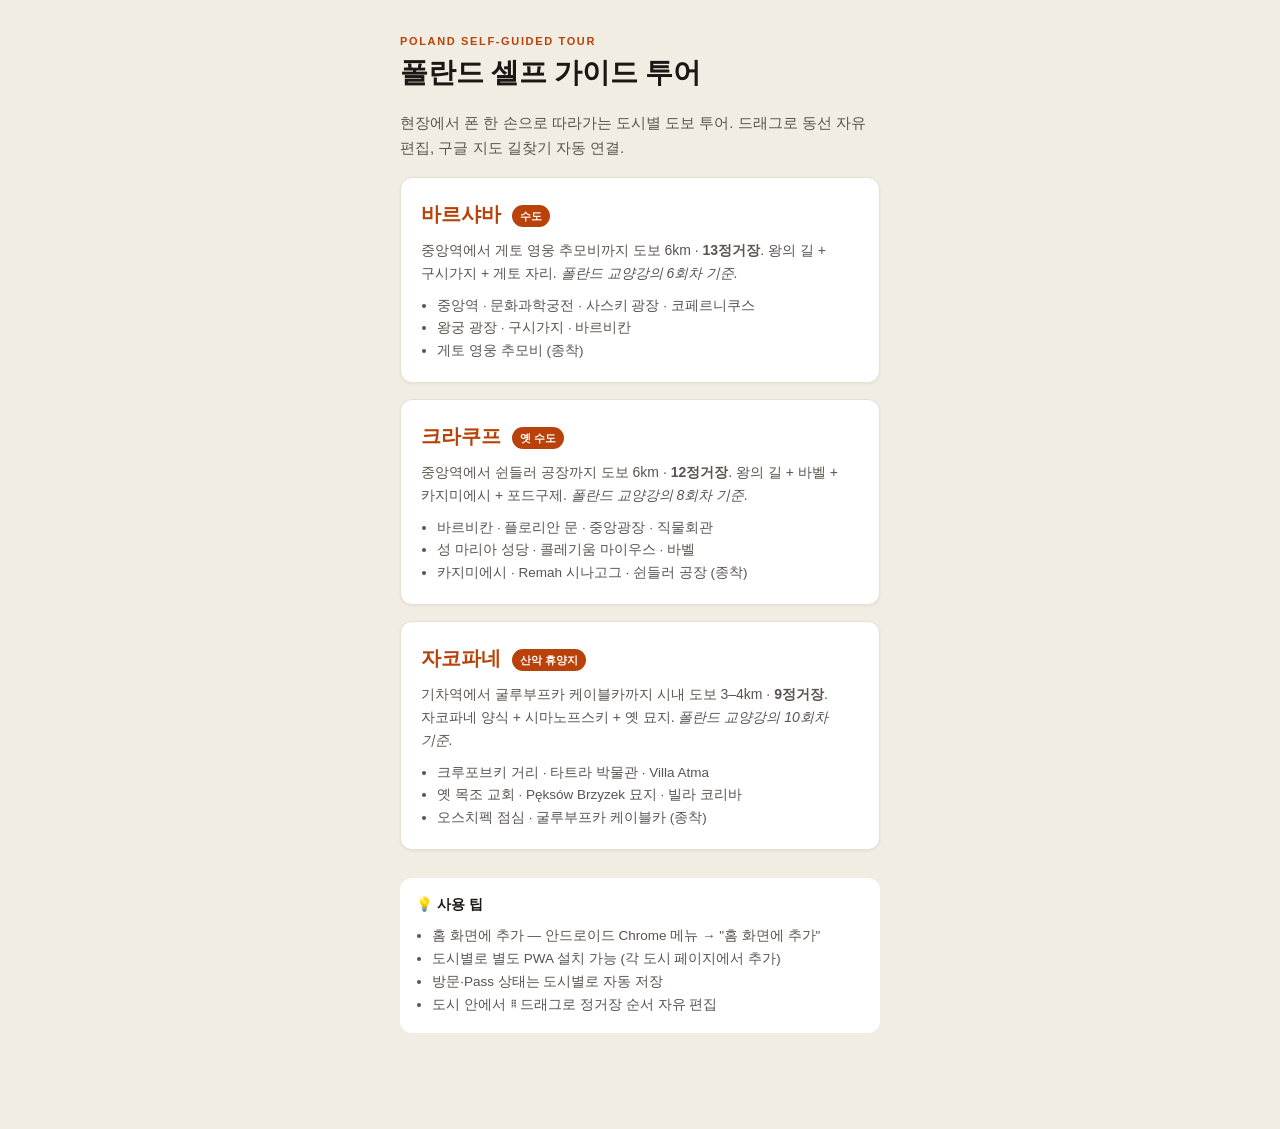
<file: index.html>
<!DOCTYPE html>
<html lang="ko">
<head>
<meta charset="UTF-8">
<meta name="viewport" content="width=device-width, initial-scale=1">
<meta http-equiv="refresh" content="0; url=city/">
<title>폴란드 셀프 가이드 투어</title>
<link rel="canonical" href="city/">
</head>
<body>
<p>리디렉션 중… <a href="city/">도시 선택으로 이동</a></p>
</body>
</html>
</file>
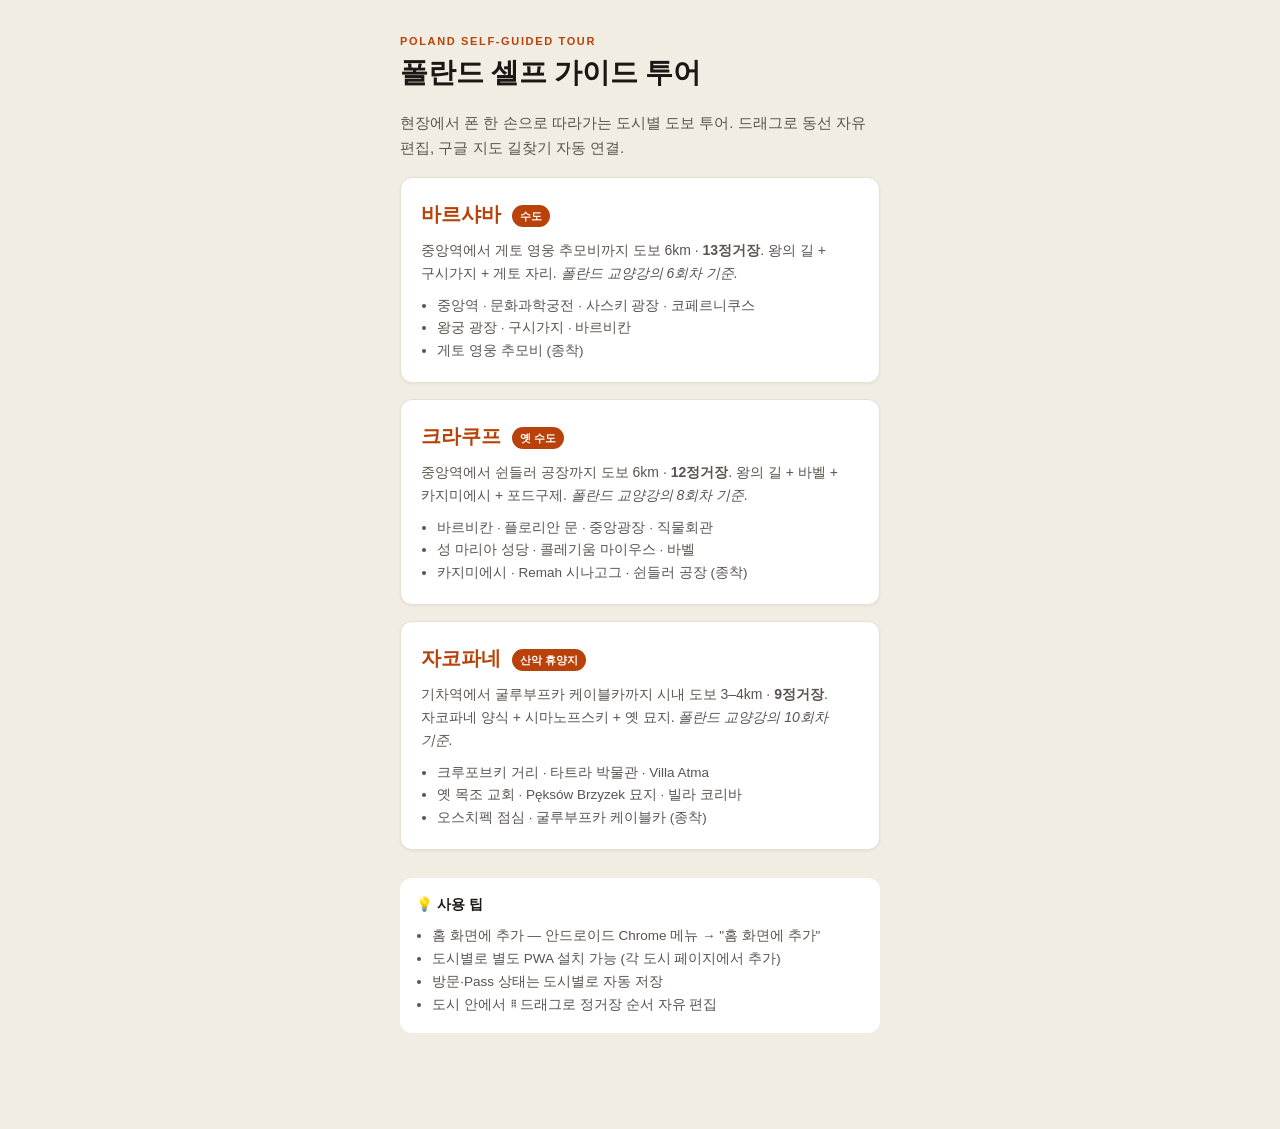
<file: city/index.html>
<!DOCTYPE html>
<html lang="ko">
<head>
<meta charset="UTF-8">
<meta name="viewport" content="width=device-width, initial-scale=1, viewport-fit=cover">
<meta name="theme-color" content="#b8420a">
<title>폴란드 셀프 가이드 투어</title>
<meta name="description" content="폴란드 도시별 도보 가이드 투어 — 바르샤바, 크라쿠프, 자코파네.">
<link rel="stylesheet" href="../navi/assets/css/navi.css">
<link rel="manifest" href="../manifest.json">
<link rel="apple-touch-icon" href="../navi/assets/icons/icon-192.png">
<link rel="icon" type="image/png" href="../navi/assets/icons/icon-192.png">
</head>
<body>

<div class="landing">
  <div style="font-size: 11px; letter-spacing: 0.15em; text-transform: uppercase; color: var(--accent); font-weight: 700;">Poland Self-Guided Tour</div>
  <h1>폴란드 셀프 가이드 투어</h1>
  <p class="lead">현장에서 폰 한 손으로 따라가는 도시별 도보 투어. 드래그로 동선 자유 편집, 구글 지도 길찾기 자동 연결.</p>

  <a class="version-card" href="warsaw.html">
    <h3>바르샤바 <span class="tag">수도</span></h3>
    <p>중앙역에서 게토 영웅 추모비까지 도보 6km · <strong>13정거장</strong>. 왕의 길 + 구시가지 + 게토 자리. <em>폴란드 교양강의 6회차 기준.</em></p>
    <ul>
      <li>중앙역 · 문화과학궁전 · 사스키 광장 · 코페르니쿠스</li>
      <li>왕궁 광장 · 구시가지 · 바르비칸</li>
      <li>게토 영웅 추모비 (종착)</li>
    </ul>
  </a>

  <a class="version-card" href="krakow.html">
    <h3>크라쿠프 <span class="tag">옛 수도</span></h3>
    <p>중앙역에서 쉰들러 공장까지 도보 6km · <strong>12정거장</strong>. 왕의 길 + 바벨 + 카지미에시 + 포드구제. <em>폴란드 교양강의 8회차 기준.</em></p>
    <ul>
      <li>바르비칸 · 플로리안 문 · 중앙광장 · 직물회관</li>
      <li>성 마리아 성당 · 콜레기움 마이우스 · 바벨</li>
      <li>카지미에시 · Remah 시나고그 · 쉰들러 공장 (종착)</li>
    </ul>
  </a>

  <a class="version-card" href="zakopane.html">
    <h3>자코파네 <span class="tag">산악 휴양지</span></h3>
    <p>기차역에서 굴루부프카 케이블카까지 시내 도보 3–4km · <strong>9정거장</strong>. 자코파네 양식 + 시마노프스키 + 옛 묘지. <em>폴란드 교양강의 10회차 기준.</em></p>
    <ul>
      <li>크루포브키 거리 · 타트라 박물관 · Villa Atma</li>
      <li>옛 목조 교회 · Pęksów Brzyzek 묘지 · 빌라 코리바</li>
      <li>오스치펙 점심 · 굴루부프카 케이블카 (종착)</li>
    </ul>
  </a>

  <div style="margin-top: 28px; padding: 16px; background: var(--bg-card); border-radius: var(--radius); font-size: 13.5px; color: var(--ink-soft); line-height: 1.7;">
    <strong style="color: var(--ink);">💡 사용 팁</strong>
    <ul style="margin: 8px 0 0; padding-left: 1.2em;">
      <li>홈 화면에 추가 — 안드로이드 Chrome 메뉴 → "홈 화면에 추가"</li>
      <li>도시별로 별도 PWA 설치 가능 (각 도시 페이지에서 추가)</li>
      <li>방문·Pass 상태는 도시별로 자동 저장</li>
      <li>도시 안에서 ⠿ 드래그로 정거장 순서 자유 편집</li>
    </ul>
  </div>
</div>

<script>
  if ('serviceWorker' in navigator) {
    window.addEventListener('load', () => {
      navigator.serviceWorker.register('../sw.js', { scope: '/poland-tour/' }).catch((e) => console.warn('SW failed:', e));
    });
  }
</script>
</body>
</html>
</file>
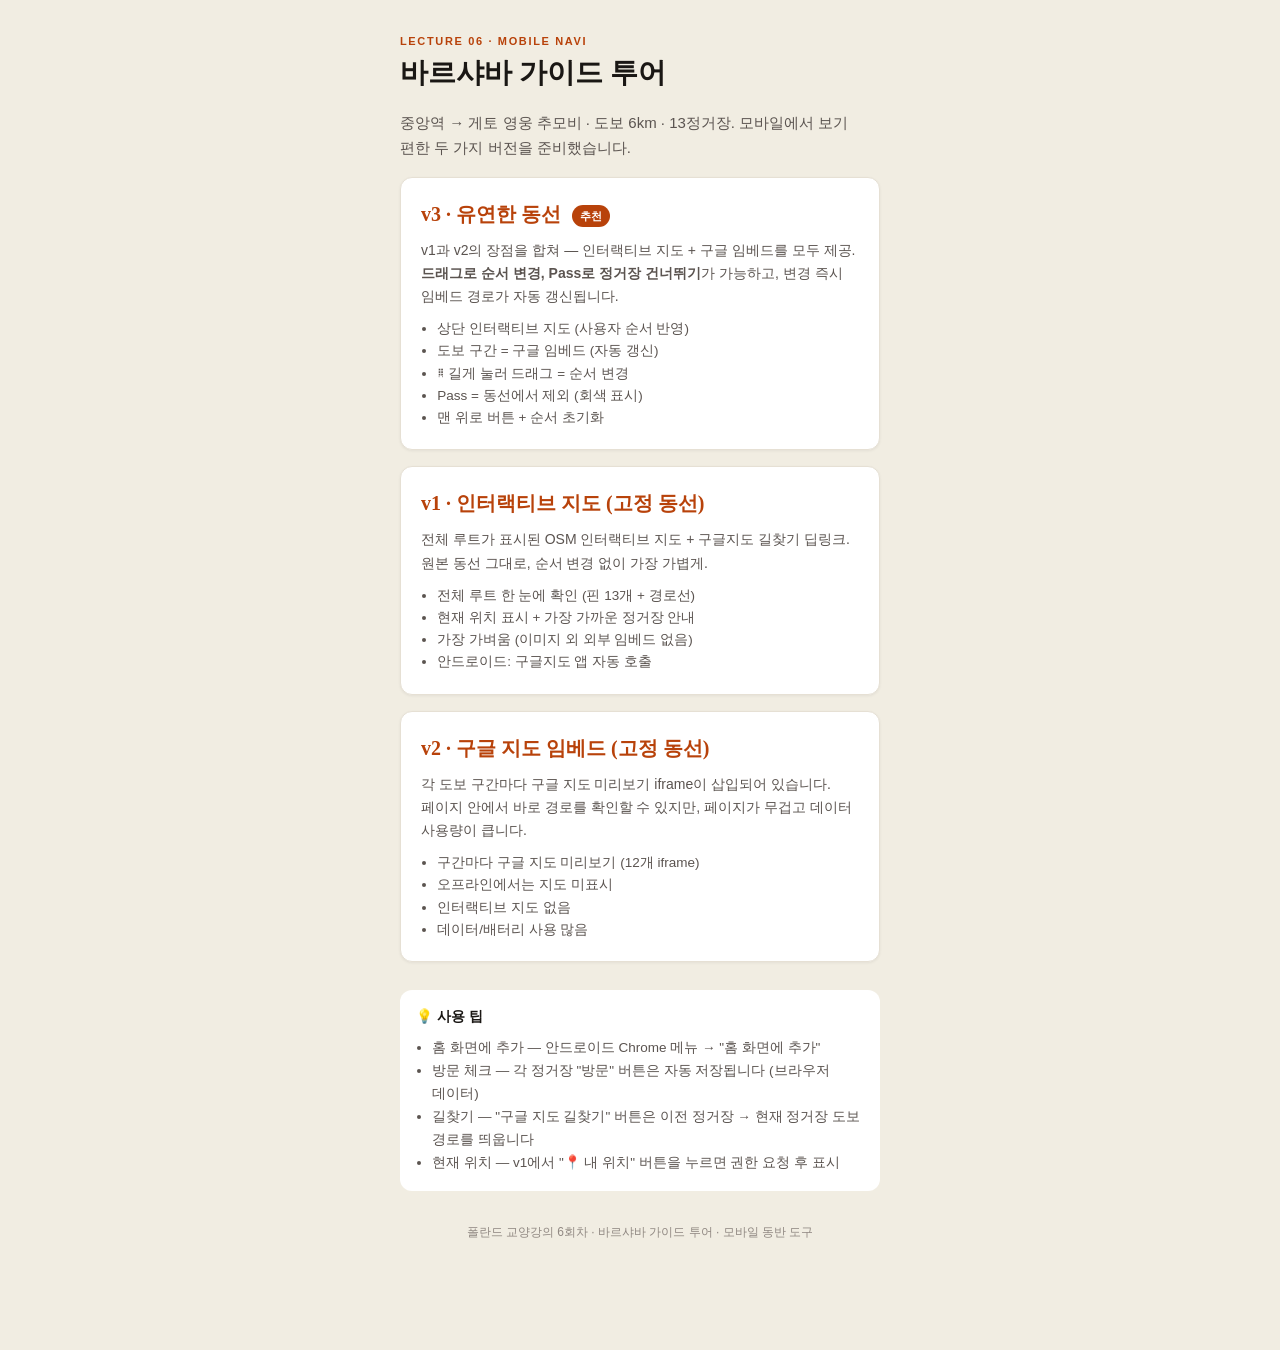
<file: warsaw/index.html>
<!DOCTYPE html>
<html lang="ko">
<head>
<meta charset="UTF-8">
<meta name="viewport" content="width=device-width, initial-scale=1, viewport-fit=cover">
<meta name="theme-color" content="#b8420a">
<title>바르샤바 가이드 투어 — 모바일 NAVI</title>
<meta name="description" content="중앙역에서 게토 영웅 추모비까지 도보 6km · 13정거장 모바일 투어 도구.">
<link rel="stylesheet" href="../navi/assets/css/navi.css">
<link rel="manifest" href="manifest.json">
<link rel="apple-touch-icon" href="../navi/assets/icons/icon-192.png">
<link rel="icon" type="image/png" href="../navi/assets/icons/icon-192.png">
</head>
<body>

<div class="landing">
  <div style="font-size: 11px; letter-spacing: 0.15em; text-transform: uppercase; color: var(--accent); font-weight: 700;">Lecture 06 · Mobile Navi</div>
  <h1>바르샤바 가이드 투어</h1>
  <p class="lead">중앙역 → 게토 영웅 추모비 · 도보 6km · 13정거장. 모바일에서 보기 편한 두 가지 버전을 준비했습니다.</p>

  <a class="version-card" href="v3-flex.html">
    <h3>v3 · 유연한 동선 <span class="tag">추천</span></h3>
    <p>v1과 v2의 장점을 합쳐 — 인터랙티브 지도 + 구글 임베드를 모두 제공. <strong>드래그로 순서 변경, Pass로 정거장 건너뛰기</strong>가 가능하고, 변경 즉시 임베드 경로가 자동 갱신됩니다.</p>
    <ul>
      <li>상단 인터랙티브 지도 (사용자 순서 반영)</li>
      <li>도보 구간 = 구글 임베드 (자동 갱신)</li>
      <li>⠿ 길게 눌러 드래그 = 순서 변경</li>
      <li>Pass = 동선에서 제외 (회색 표시)</li>
      <li>맨 위로 버튼 + 순서 초기화</li>
    </ul>
  </a>

  <a class="version-card" href="v1-leaflet.html">
    <h3>v1 · 인터랙티브 지도 (고정 동선)</h3>
    <p>전체 루트가 표시된 OSM 인터랙티브 지도 + 구글지도 길찾기 딥링크. 원본 동선 그대로, 순서 변경 없이 가장 가볍게.</p>
    <ul>
      <li>전체 루트 한 눈에 확인 (핀 13개 + 경로선)</li>
      <li>현재 위치 표시 + 가장 가까운 정거장 안내</li>
      <li>가장 가벼움 (이미지 외 외부 임베드 없음)</li>
      <li>안드로이드: 구글지도 앱 자동 호출</li>
    </ul>
  </a>

  <a class="version-card" href="v2-embed.html">
    <h3>v2 · 구글 지도 임베드 (고정 동선)</h3>
    <p>각 도보 구간마다 구글 지도 미리보기 iframe이 삽입되어 있습니다. 페이지 안에서 바로 경로를 확인할 수 있지만, 페이지가 무겁고 데이터 사용량이 큽니다.</p>
    <ul>
      <li>구간마다 구글 지도 미리보기 (12개 iframe)</li>
      <li>오프라인에서는 지도 미표시</li>
      <li>인터랙티브 지도 없음</li>
      <li>데이터/배터리 사용 많음</li>
    </ul>
  </a>

  <div style="margin-top: 28px; padding: 16px; background: var(--bg-card); border-radius: var(--radius); font-size: 13.5px; color: var(--ink-soft); line-height: 1.7;">
    <strong style="color: var(--ink);">💡 사용 팁</strong>
    <ul style="margin: 8px 0 0; padding-left: 1.2em;">
      <li>홈 화면에 추가 — 안드로이드 Chrome 메뉴 → "홈 화면에 추가"</li>
      <li>방문 체크 — 각 정거장 "방문" 버튼은 자동 저장됩니다 (브라우저 데이터)</li>
      <li>길찾기 — "구글 지도 길찾기" 버튼은 이전 정거장 → 현재 정거장 도보 경로를 띄웁니다</li>
      <li>현재 위치 — v1에서 "📍 내 위치" 버튼을 누르면 권한 요청 후 표시</li>
    </ul>
  </div>

  <p style="text-align: center; margin-top: 32px; font-size: 12px; color: var(--ink-mute);">
    폴란드 교양강의 6회차 · 바르샤바 가이드 투어 · 모바일 동반 도구
  </p>
</div>

<script>
  if ('serviceWorker' in navigator) {
    window.addEventListener('load', () => {
      navigator.serviceWorker.register('sw.js').catch((e) => console.warn('SW registration failed:', e));
    });
  }
</script>
</body>
</html>
</file>
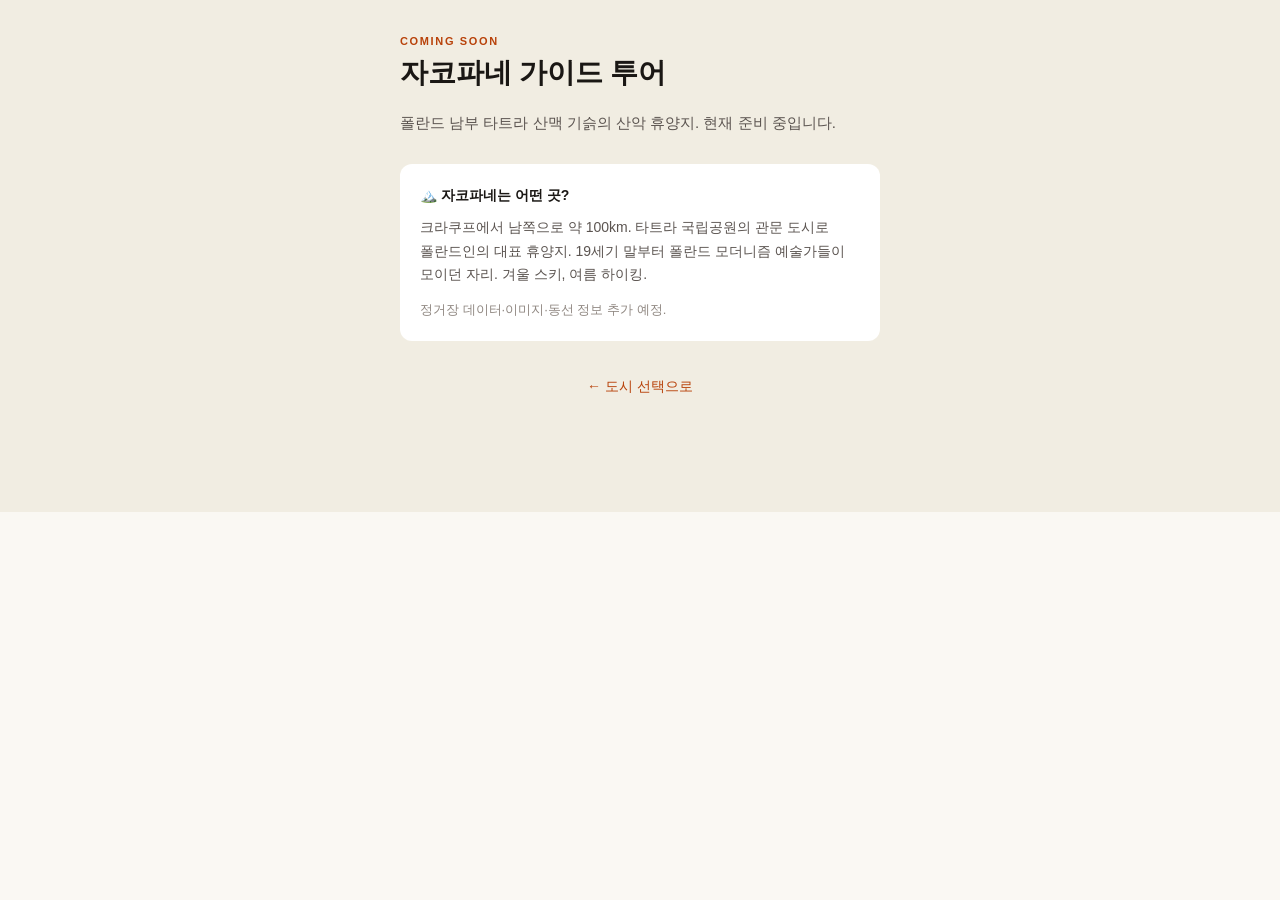
<file: city/zakopane/index.html>
<!DOCTYPE html>
<html lang="ko">
<head>
<meta charset="UTF-8">
<meta name="viewport" content="width=device-width, initial-scale=1, viewport-fit=cover">
<meta name="theme-color" content="#b8420a">
<title>자코파네 가이드 투어 — 준비 중</title>
<link rel="stylesheet" href="../../navi/assets/css/navi.css">
<link rel="apple-touch-icon" href="../../navi/assets/icons/icon-192.png">
<link rel="icon" type="image/png" href="../../navi/assets/icons/icon-192.png">
</head>
<body>

<div class="landing">
  <div style="font-size: 11px; letter-spacing: 0.15em; text-transform: uppercase; color: var(--accent); font-weight: 700;">Coming Soon</div>
  <h1>자코파네 가이드 투어</h1>
  <p class="lead">폴란드 남부 타트라 산맥 기슭의 산악 휴양지. 현재 준비 중입니다.</p>

  <div style="margin-top: 28px; padding: 20px; background: var(--bg-card); border-radius: var(--radius); font-size: 14px; color: var(--ink-soft); line-height: 1.7;">
    <strong style="color: var(--ink);">🏔️ 자코파네는 어떤 곳?</strong>
    <p style="margin: 8px 0 0;">크라쿠프에서 남쪽으로 약 100km. 타트라 국립공원의 관문 도시로 폴란드인의 대표 휴양지. 19세기 말부터 폴란드 모더니즘 예술가들이 모이던 자리. 겨울 스키, 여름 하이킹.</p>
    <p style="margin: 12px 0 0; color: var(--ink-mute); font-size: 13px;">정거장 데이터·이미지·동선 정보 추가 예정.</p>
  </div>

  <p style="text-align: center; margin-top: 32px;">
    <a href="../" style="font-size: 14px; color: var(--accent); text-decoration: none;">← 도시 선택으로</a>
  </p>
</div>

</body>
</html>
</file>
<file: navi/assets/css/navi.css>
/* ============================================================
   바르샤바 투어 NAVI — 모바일 우선
   ============================================================ */

:root {
  --bg:        #faf8f3;
  --bg-card:   #ffffff;
  --bg-walk:   #f1ede2;
  --bg-tram:   #fff4e1;
  --ink:       #1a1714;
  --ink-soft:  #5b5450;
  --ink-mute:  #908882;
  --line:      #e6e0d4;
  --accent:    #b8420a;
  --accent-soft: #d97350;
  --visited:   #4a7c4e;
  --visited-bg: #e8f1e9;
  --shadow-sm: 0 1px 3px rgba(0,0,0,0.06);
  --shadow-md: 0 4px 14px rgba(0,0,0,0.08);
  --radius:    12px;
  --font-serif: ui-serif, Georgia, 'Iowan Old Style', 'Apple Garamond', serif;
  --font-sans: -apple-system, BlinkMacSystemFont, 'Pretendard', 'Apple SD Gothic Neo', 'Segoe UI', sans-serif;
  --bottom-nav-h: 64px;
}

@media (prefers-color-scheme: dark) {
  :root {
    --bg:        #16130f;
    --bg-card:   #211c17;
    --bg-walk:   #2a241c;
    --bg-tram:   #322820;
    --ink:       #f0e9dc;
    --ink-soft:  #b8aea0;
    --ink-mute:  #807870;
    --line:      #3a3128;
    --accent:    #ff8e5c;
    --accent-soft: #d97350;
    --visited:   #88c08c;
    --visited-bg: #1e2a1f;
    --shadow-sm: 0 1px 3px rgba(0,0,0,0.4);
    --shadow-md: 0 4px 14px rgba(0,0,0,0.5);
  }
}

* { box-sizing: border-box; -webkit-tap-highlight-color: transparent; }

html, body {
  margin: 0; padding: 0;
  background: var(--bg);
  color: var(--ink);
  font-family: var(--font-sans);
  font-size: 16px;
  line-height: 1.65;
  word-break: keep-all;
  overflow-wrap: break-word;
}

body {
  padding-bottom: calc(var(--bottom-nav-h) + env(safe-area-inset-bottom));
}

a { color: var(--accent); text-decoration: none; }
a:active { opacity: 0.6; }

/* ====== Header ====== */
.tour-header {
  padding: 24px 20px 16px;
  background: linear-gradient(180deg, var(--bg-card) 0%, var(--bg) 100%);
  border-bottom: 1px solid var(--line);
}
.tour-header .kicker {
  font-size: 11px; letter-spacing: 0.15em; text-transform: uppercase;
  color: var(--accent); font-weight: 700;
}
.tour-header h1 {
  font-family: var(--font-serif);
  font-size: 26px; line-height: 1.25;
  margin: 8px 0 8px;
}
.tour-header .subtitle {
  font-size: 14px; color: var(--ink-soft); margin: 0;
}
.tour-meta {
  display: grid; grid-template-columns: repeat(3, 1fr); gap: 8px;
  margin-top: 16px;
}
.tour-meta .item {
  background: var(--bg-card); padding: 10px 8px;
  border-radius: 8px; text-align: center;
  border: 1px solid var(--line);
}
.tour-meta .val { font-size: 16px; font-weight: 700; color: var(--accent); }
.tour-meta .key { font-size: 11px; color: var(--ink-mute); }

/* ====== Ticket Guide (펼침 카드) ====== */
.ticket-card {
  margin: 0;
  background: var(--bg-card);
  border-bottom: 1px solid var(--line);
}
.ticket-card summary {
  list-style: none;
  cursor: pointer;
  padding: 14px 20px;
  font-size: 14px; font-weight: 600;
  display: flex; align-items: center; gap: 8px;
  color: var(--ink);
  user-select: none;
}
.ticket-card summary::-webkit-details-marker { display: none; }
.ticket-card summary::after {
  content: '▾';
  margin-left: auto;
  color: var(--ink-mute);
  transition: transform 0.2s;
}
.ticket-card[open] summary::after { transform: rotate(180deg); }
.ticket-card .ticket-body {
  padding: 0 20px 20px;
  font-size: 13.5px;
  color: var(--ink-soft);
  line-height: 1.7;
}
.ticket-card .ticket-body table {
  width: 100%; border-collapse: collapse;
  margin: 8px 0 12px;
  font-size: 13px;
}
.ticket-card .ticket-body th,
.ticket-card .ticket-body td {
  text-align: left; padding: 6px 4px;
  border-bottom: 1px solid var(--line);
}
.ticket-card .ticket-body th {
  color: var(--ink-mute); font-size: 11px;
  text-transform: uppercase; letter-spacing: 0.05em;
}
.ticket-card .ticket-body td strong { color: var(--ink); }
.ticket-card .ticket-body .price { font-weight: 700; color: var(--accent); white-space: nowrap; }
.ticket-card .ticket-body h4 {
  font-size: 14px; margin: 14px 0 6px;
  color: var(--ink);
}
.ticket-card .ticket-body ul { margin: 6px 0; padding-left: 1.2em; }
.ticket-card .warning {
  background: var(--bg-tram);
  border-left: 3px solid var(--accent);
  padding: 8px 12px;
  margin: 10px 0;
  font-size: 13px;
  border-radius: 0 6px 6px 0;
}

/* ====== Progress Bar ====== */
.progress-bar {
  position: sticky; top: 0; z-index: 50;
  background: var(--bg);
  padding: 8px 12px 8px 16px;
  border-bottom: 1px solid var(--line);
  display: flex; align-items: center; gap: 8px;
  font-size: 13px;
}
.progress-bar .btn-scroll-top,
.progress-bar .btn-reset-order {
  flex: 0 0 auto;
  min-width: 32px; height: 32px;
  border: 1px solid var(--line);
  background: var(--bg-card);
  color: var(--ink);
  border-radius: 8px;
  font-size: 14px;
  cursor: pointer;
  display: inline-flex; align-items: center; justify-content: center;
  padding: 0 8px;
  font-family: inherit;
}
.progress-bar .btn-scroll-top:active,
.progress-bar .btn-reset-order:active { opacity: 0.55; }
.progress-bar .track {
  flex: 1; height: 6px; background: var(--line);
  border-radius: 999px; overflow: hidden;
}
.progress-bar .fill {
  height: 100%; background: var(--accent); width: 0%;
  transition: width 0.3s ease;
}
.progress-bar .count { color: var(--ink-soft); font-variant-numeric: tabular-nums; }

/* ====== Overview Map (v1) ====== */
.overview-map {
  height: 260px;
  margin: 16px 0;
  border-top: 1px solid var(--line);
  border-bottom: 1px solid var(--line);
}
.overview-map .leaflet-container { background: var(--bg); }

/* ====== Stops ====== */
main { padding: 0; }
.stops { display: flex; flex-direction: column; }

.stop {
  background: var(--bg-card);
  border-top: 1px solid var(--line);
  scroll-margin-top: 56px;
  transition: background 0.3s ease;
}
.stop.visited {
  background: var(--visited-bg);
}

.stop-photo {
  margin: 0; position: relative; aspect-ratio: 16 / 10;
  background: var(--line); overflow: hidden;
}
.stop-photo img {
  width: 100%; height: 100%; object-fit: cover; display: block;
}
.stop-photo .stop-num {
  position: absolute; top: 12px; left: 12px;
  background: var(--accent); color: white;
  font-weight: 700; font-size: 13px;
  padding: 6px 12px; border-radius: 999px;
  letter-spacing: 0.05em;
  box-shadow: var(--shadow-sm);
}
.stop.extension .stop-photo .stop-num { background: var(--ink-soft); }
.stop.terminus .stop-photo .stop-num { background: var(--visited); }

.stop-body { padding: 20px; }
.stop-time {
  font-size: 12px; color: var(--accent);
  font-weight: 600; letter-spacing: 0.05em;
  text-transform: uppercase;
}
.stop-body h2 {
  font-family: var(--font-serif);
  font-size: 22px; line-height: 1.3;
  margin: 4px 0 2px;
}
.stop-pl {
  font-style: italic; color: var(--ink-mute);
  font-size: 14px; margin-bottom: 14px;
}
.stop-body p { margin: 10px 0; font-size: 15.5px; }
.stop-body ul { margin: 8px 0; padding-left: 1.2em; font-size: 14.5px; color: var(--ink-soft); }
.stop-body strong { color: var(--ink); }

/* ====== Stop Actions ====== */
.stop-actions {
  display: flex; gap: 8px; margin-top: 18px;
  flex-wrap: wrap;
}
.stop-actions button,
.stop-actions a {
  flex: 1 1 auto;
  min-height: 44px;
  padding: 0 16px;
  border-radius: 10px;
  border: 1px solid var(--line);
  background: var(--bg);
  color: var(--ink);
  font-size: 14px; font-weight: 600;
  display: inline-flex; align-items: center; justify-content: center; gap: 6px;
  cursor: pointer;
  font-family: inherit;
}
.stop-actions .btn-directions {
  background: var(--accent); color: white; border-color: var(--accent);
  flex: 3 1 0;
  padding: 0 10px;
  font-size: 13px;
}
.stop-actions .btn-directions:active { background: var(--accent-soft); }
.stop-actions .btn-place {
  flex: 0 0 44px;
  min-width: 44px; padding: 0;
  font-size: 18px;
  text-decoration: none;
}
.stop-actions .btn-visit {
  background: var(--bg); color: var(--ink-soft);
  flex: 2 1 0;
  padding: 0 8px;
  font-size: 13px;
}
.stop-actions .btn-visit.checked {
  background: var(--visited); color: white; border-color: var(--visited);
}

/* ====== Walk Segment ====== */
.walk {
  background: var(--bg-walk);
  padding: 16px 20px;
  display: flex; gap: 12px; align-items: flex-start;
  font-size: 14px; color: var(--ink-soft);
  border-top: 1px solid var(--line);
}
.walk.tram { background: var(--bg-tram); }
.walk .arrow {
  flex: 0 0 auto;
  font-size: 20px; color: var(--accent); font-weight: 700;
}
.walk-content { flex: 1; min-width: 0; }
.walk-mode {
  display: inline-block;
  font-size: 12px; font-weight: 700;
  background: var(--accent); color: white;
  padding: 3px 9px; border-radius: 999px;
  margin-bottom: 6px;
  text-transform: uppercase; letter-spacing: 0.05em;
}
.walk.tram .walk-mode { background: #c87a1f; }
.walk-text { line-height: 1.55; }
.walk-text strong { color: var(--ink); }

/* iframe (v2) */
.walk-map {
  margin-top: 12px;
  border-radius: var(--radius); overflow: hidden;
  border: 1px solid var(--line);
}
.walk-map iframe {
  width: 100%; height: 260px; border: 0; display: block;
}

/* ====== Bottom Fixed Nav ====== */
.bottom-nav {
  position: fixed; left: 0; right: 0; bottom: 0; z-index: 100;
  height: calc(var(--bottom-nav-h) + env(safe-area-inset-bottom));
  padding-bottom: env(safe-area-inset-bottom);
  background: var(--bg-card);
  border-top: 1px solid var(--line);
  display: grid; grid-template-columns: 1fr auto 1fr;
  align-items: center;
  box-shadow: 0 -2px 12px rgba(0,0,0,0.06);
}
.bottom-nav button {
  height: var(--bottom-nav-h);
  background: transparent; border: 0;
  font-family: inherit; font-size: 13px; font-weight: 600;
  color: var(--ink); cursor: pointer;
  display: flex; flex-direction: column; align-items: center; justify-content: center; gap: 2px;
  padding: 0 12px;
}
.bottom-nav button:disabled { color: var(--ink-mute); opacity: 0.45; }
.bottom-nav button .label { font-size: 11px; color: var(--ink-mute); font-weight: 500; }
.bottom-nav button .target { font-size: 13px; }
.bottom-nav .center {
  text-align: center; font-variant-numeric: tabular-nums;
  font-size: 13px; color: var(--ink-soft);
  padding: 0 16px;
}
.bottom-nav .center .current { font-weight: 700; color: var(--accent); font-size: 18px; }

/* ====== Footer ====== */
.tour-footer {
  padding: 24px 20px;
  background: var(--bg);
  text-align: center;
  font-size: 13px; color: var(--ink-mute);
  border-top: 1px solid var(--line);
}

/* ====== Index (랜딩) ====== */
.landing { padding: 32px 20px; max-width: 520px; margin: 0 auto; }
.landing h1 {
  font-family: var(--font-serif);
  font-size: 28px; margin: 0 0 8px;
}
.landing .lead { color: var(--ink-soft); font-size: 15px; }
.version-card {
  display: block;
  margin: 16px 0;
  padding: 20px;
  background: var(--bg-card);
  border: 1px solid var(--line);
  border-radius: var(--radius);
  box-shadow: var(--shadow-sm);
  color: var(--ink);
}
.version-card:active { transform: scale(0.98); }
.version-card h3 {
  font-family: var(--font-serif);
  font-size: 20px; margin: 0 0 4px;
  color: var(--accent);
}
.version-card .tag {
  display: inline-block; font-size: 11px;
  background: var(--accent); color: white;
  padding: 2px 8px; border-radius: 999px;
  margin-left: 6px; vertical-align: middle;
}
.version-card p { margin: 8px 0 0; font-size: 14px; color: var(--ink-soft); }
.version-card ul { margin: 10px 0 0; padding-left: 1.2em; font-size: 13.5px; color: var(--ink-soft); }

/* ====== v3-Flex 전용 ====== */
.v3-stop { position: relative; }
.v3-stop .stop-toolbar {
  position: absolute; top: 8px; right: 8px;
  z-index: 10;
}
.v3-stop .btn-pass {
  height: 36px; padding: 0 12px;
  border-radius: 999px;
  background: rgba(0, 0, 0, 0.55);
  color: white;
  border: 0;
  font-size: 13px; font-weight: 600;
  cursor: pointer;
  font-family: inherit;
  box-shadow: 0 2px 6px rgba(0,0,0,0.2);
}
.v3-stop .btn-pass:active { opacity: 0.7; }
.v3-stop.passed {
  opacity: 0.55;
}
.v3-stop.passed .stop-photo img {
  filter: grayscale(1) brightness(0.85);
}
.v3-stop.passed .stop-body { color: var(--ink-mute); }
.v3-stop.passed .stop-body h2,
.v3-stop.passed .stop-body strong { color: var(--ink-mute); }
.v3-stop.passed .btn-pass {
  background: var(--accent);
}
.v3-stop.passed .btn-directions {
  background: var(--ink-mute); border-color: var(--ink-mute); opacity: 0.6;
}

/* Sortable 드래그 중 표시 */
.sortable-ghost { opacity: 0.4; background: var(--bg-walk) !important; }
.sortable-drag {
  box-shadow: 0 10px 30px rgba(0,0,0,0.35);
  border-radius: 10px;
  overflow: hidden;
}

/* 편집 시트 */
.btn-edit-sheet {
  flex: 0 0 auto;
  min-height: 32px; padding: 0 12px;
  border: 1px solid var(--accent);
  background: var(--accent);
  color: white;
  border-radius: 8px;
  font-size: 12.5px; font-weight: 600;
  cursor: pointer; font-family: inherit;
  white-space: nowrap;
}
.btn-edit-sheet:active { opacity: 0.7; }

/* Bottom Sheet — 화면 하단에서 슬라이드 업 (최상단 z-index) */
.edit-sheet {
  position: fixed;
  left: 0; right: 0; bottom: 0;
  z-index: 9999;
  background: var(--bg-card);
  border-top: 1px solid var(--line);
  border-radius: 18px 18px 0 0;
  box-shadow: 0 -10px 30px rgba(0,0,0,0.25);
  transform: translateY(100%);
  transition: transform 0.3s ease;
  max-height: 55vh;
  display: flex; flex-direction: column;
  padding: 0 16px;
  padding-bottom: env(safe-area-inset-bottom);
}
.edit-sheet.open {
  transform: translateY(0);
}

/* 시트 열린 동안 미니맵을 화면 상단에 고정 (Leaflet의 position: relative 덮어씀) */
.overview-map.floating {
  position: fixed !important;
  top: 0; left: 0; right: 0;
  z-index: 9998 !important;
  height: 40vh;
  background: var(--bg);
  border-bottom: 2px solid var(--line);
  box-shadow: 0 4px 12px rgba(0,0,0,0.15);
}
body.sheet-open {
  overflow: hidden;
  touch-action: none;
}
@media (min-width: 720px) {
  .overview-map.floating {
    left: 50%;
    transform: translateX(-50%);
    width: 100%; max-width: 640px;
  }
}
.edit-sheet::before {
  content: '';
  display: block;
  width: 40px; height: 4px;
  background: var(--line);
  border-radius: 2px;
  margin: 8px auto;
  flex: 0 0 auto;
}
.edit-sheet .sheet-help {
  font-size: 12px; color: var(--ink-soft);
  padding: 4px 0 10px;
  line-height: 1.55;
  flex: 0 0 auto;
}
.sheet-list {
  display: flex; flex-direction: column;
  gap: 4px;
  flex: 1 1 auto;
  overflow-y: auto;
  padding-bottom: 8px;
  -webkit-overflow-scrolling: touch;
}
@media (min-width: 720px) {
  .edit-sheet {
    left: 50%; right: auto;
    width: 100%; max-width: 640px;
    transform: translate(-50%, 100%);
  }
  .edit-sheet.open { transform: translate(-50%, 0); }
}
.sheet-row {
  display: flex; align-items: center; gap: 10px;
  padding: 8px 10px;
  background: var(--bg);
  border: 1px solid var(--line);
  border-radius: 8px;
  font-size: 14px;
  user-select: none;
  touch-action: pan-y;
}
.sheet-row.passed { opacity: 0.45; background: var(--bg-walk); }
.sheet-row.passed .sheet-num { color: var(--ink-mute); }
.sheet-row.passed .sheet-name { text-decoration: line-through; color: var(--ink-mute); }
.sheet-handle {
  flex: 0 0 auto;
  width: 32px; height: 32px;
  display: flex; align-items: center; justify-content: center;
  font-size: 18px; color: var(--ink-mute);
  cursor: grab;
  touch-action: none;
  border-radius: 6px;
}
.sheet-handle:active { background: var(--line); cursor: grabbing; }
.sheet-num {
  flex: 0 0 auto;
  min-width: 30px;
  font-weight: 700; color: var(--accent);
  font-variant-numeric: tabular-nums;
  text-align: center;
}
.sheet-name {
  flex: 1; min-width: 0;
  overflow: hidden; text-overflow: ellipsis; white-space: nowrap;
  color: var(--ink);
}
.sheet-visit,
.sheet-pass {
  flex: 0 0 auto;
  width: 32px; height: 32px;
  border: 1px solid var(--line);
  background: var(--bg-card);
  color: var(--ink-soft);
  border-radius: 6px;
  cursor: pointer;
  font-family: inherit; font-size: 14px;
}
.sheet-row.visited .sheet-visit { background: var(--visited); color: white; border-color: var(--visited); }
.sheet-row.passed .sheet-pass { background: var(--accent); color: white; border-color: var(--accent); }
.sheet-row.passed .sheet-visit { opacity: 0.4; pointer-events: none; }
.btn-close-sheet {
  width: 100%;
  margin: 10px 0;
  padding: 12px;
  border: 1px solid var(--line);
  background: var(--bg);
  color: var(--ink);
  border-radius: 8px;
  font-size: 13px; font-weight: 600;
  cursor: pointer; font-family: inherit;
  flex: 0 0 auto;
}
/* 시트가 떠 있을 때 본문 위 어둡게 (미니맵·시트 사이 빈 곳) */
.sheet-backdrop {
  position: fixed; inset: 0;
  background: rgba(0,0,0,0);
  z-index: 9997;
  pointer-events: none;
  transition: background 0.3s ease;
}
.sheet-backdrop.open {
  background: rgba(0,0,0,0.4);
  pointer-events: auto;
}

/* v3-walk: 도보 문구 없는 임베드만 */
.v3-walk {
  padding: 12px 16px;
  background: var(--bg-walk);
}
.v3-walk .walk-content { display: block; }
.v3-walk .walk-label {
  display: inline-block;
  font-size: 12px; font-weight: 700;
  background: var(--accent); color: white;
  padding: 3px 10px; border-radius: 999px;
  margin-bottom: 8px;
  letter-spacing: 0.05em;
  font-variant-numeric: tabular-nums;
}
.v3-walk .walk-map {
  border-radius: var(--radius);
  overflow: hidden;
  border: 1px solid var(--line);
}
.v3-walk .walk-map iframe {
  width: 100%; height: 300px; border: 0; display: block;
}

/* ====== Tablet+ (단순화: 모바일 폭 유지, 양옆 여백) ====== */
@media (min-width: 720px) {
  body > .tour-header,
  body > .progress-bar,
  body > main,
  body > .tour-footer {
    max-width: 640px;
    margin-left: auto;
    margin-right: auto;
  }
  body { background: var(--bg-walk); }
  main { background: var(--bg); }
  .tour-header { background: var(--bg-card); }
  .bottom-nav {
    left: 50%; right: auto;
    transform: translateX(-50%);
    width: 100%; max-width: 640px;
  }
}
</file>
